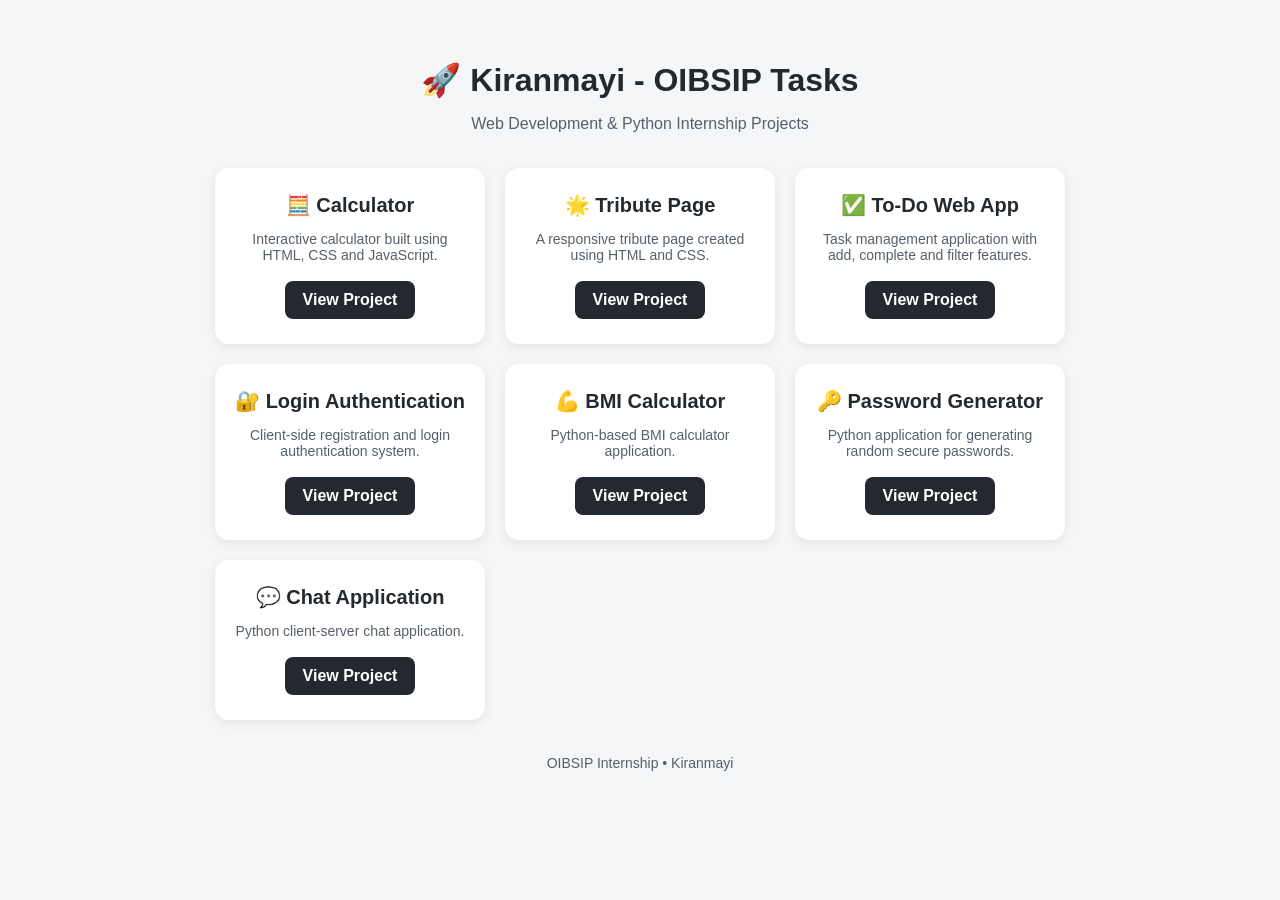
<file: index.html>
<!DOCTYPE html>
<html lang="en">
<head>
    <meta charset="UTF-8">
    <meta name="viewport" content="width=device-width, initial-scale=1.0">
    <title>Kiranmayi | OIBSIP Internship</title>

    <style>
        * {
            box-sizing: border-box;
        }

        body {
            margin: 0;
            min-height: 100vh;
            font-family: Arial, sans-serif;
            background: #f4f6f8;
            color: #24292f;
            padding: 40px 20px;
        }

        .container {
            max-width: 850px;
            margin: auto;
            text-align: center;
        }

        h1 {
            margin-bottom: 10px;
        }

        .subtitle {
            color: #57606a;
            margin-bottom: 35px;
        }

        .grid {
            display: grid;
            grid-template-columns: repeat(auto-fit, minmax(250px, 1fr));
            gap: 20px;
        }

        .card {
            background: white;
            padding: 25px 20px;
            border-radius: 14px;
            box-shadow: 0 3px 12px rgba(0, 0, 0, 0.08);
        }

        .card h2 {
            margin: 0 0 12px;
            font-size: 20px;
        }

        .card p {
            color: #57606a;
            font-size: 14px;
            margin-bottom: 18px;
        }

        .card a {
            display: inline-block;
            padding: 10px 18px;
            background: #24292f;
            color: white;
            text-decoration: none;
            border-radius: 8px;
            font-weight: bold;
        }

        .card a:hover {
            opacity: 0.85;
        }

        footer {
            margin-top: 35px;
            color: #57606a;
            font-size: 14px;
        }
    </style>
</head>

<body>

    <div class="container">

        <h1>🚀 Kiranmayi - OIBSIP Tasks</h1>

        <p class="subtitle">
            Web Development & Python Internship Projects
        </p>

        <div class="grid">

            <div class="card">
                <h2>🧮 Calculator</h2>
                <p>Interactive calculator built using HTML, CSS and JavaScript.</p>
                <a href="WebDev-L2-Calculator/">View Project</a>
            </div>

            <div class="card">
                <h2>🌟 Tribute Page</h2>
                <p>A responsive tribute page created using HTML and CSS.</p>
                <a href="WebDev-L2-TributePage/">View Project</a>
            </div>

            <div class="card">
                <h2>✅ To-Do Web App</h2>
                <p>Task management application with add, complete and filter features.</p>
                <a href="WebDev-L2-ToDoWebApp/">View Project</a>
            </div>

            <div class="card">
                <h2>🔐 Login Authentication</h2>
                <p>Client-side registration and login authentication system.</p>
                <a href="WebDev-L2-LoginAuthentication/">View Project</a>
            </div>

            <div class="card">
                <h2>💪 BMI Calculator</h2>
                <p>Python-based BMI calculator application.</p>
                <a href="Python-Task2-BMICalculator/">View Project</a>
            </div>

            <div class="card">
                <h2>🔑 Password Generator</h2>
                <p>Python application for generating random secure passwords.</p>
                <a href="Python-Task3-RandomPasswordGenerator/">View Project</a>
            </div>

            <div class="card">
                <h2>💬 Chat Application</h2>
                <p>Python client-server chat application.</p>
                <a href="Python-Task5-ChatApplication/">View Project</a>
            </div>

        </div>

        <footer>
            OIBSIP Internship • Kiranmayi
        </footer>

    </div>

</body>
</html>
</file>
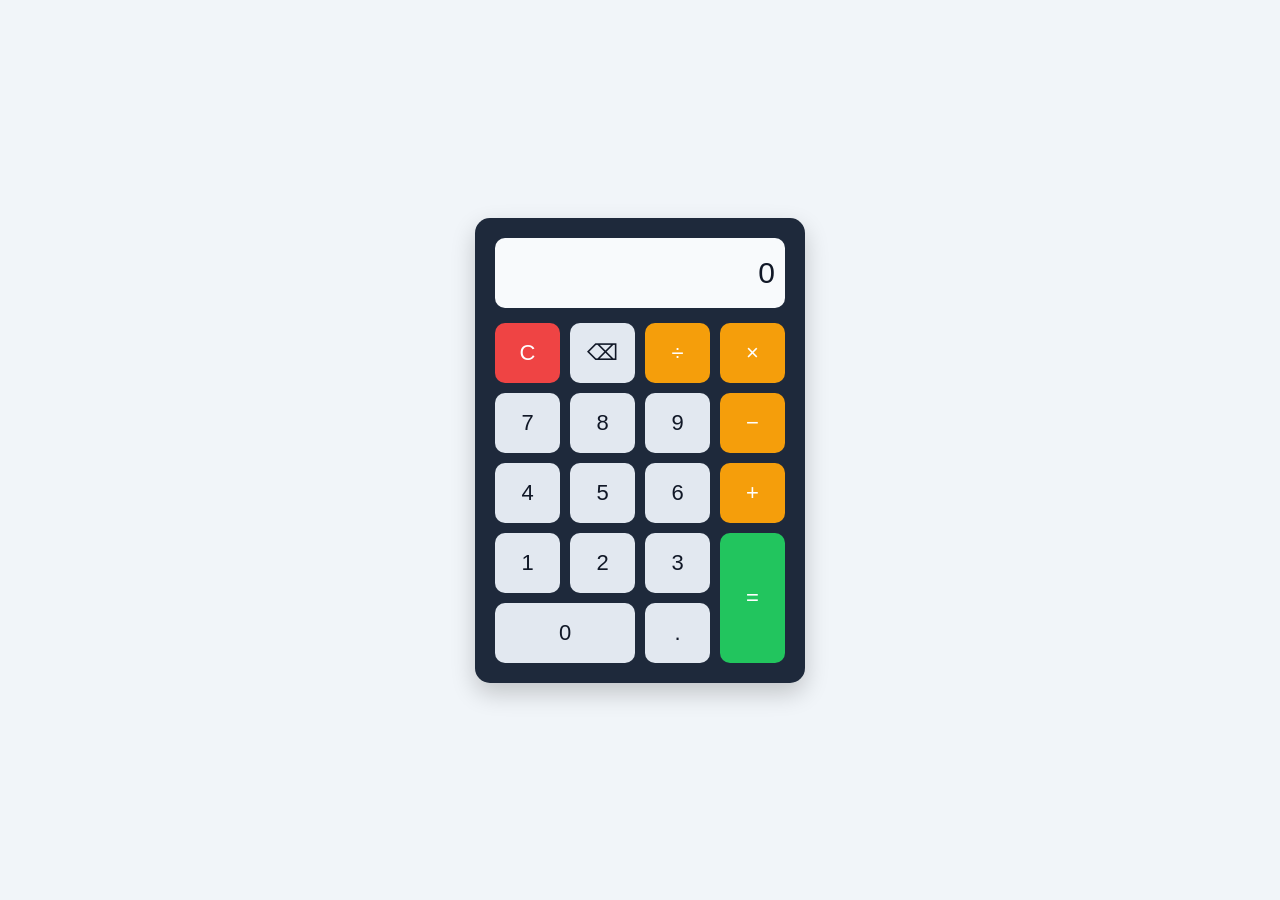
<file: WebDev-L2-Calculator/index.html>
<!DOCTYPE html>
<html lang="en">
<head>
    <meta charset="UTF-8">
    <meta name="viewport" content="width=device-width, initial-scale=1.0">
    <title>Calculator - Oasis</title>
    <link rel="stylesheet" href="style.css">
</head>

<body>

    <div class="calculator">

        <input type="text" id="display" value="0" readonly>

        <div class="buttons">

            <button class="clear" id="clear">C</button>
            <button id="backspace">⌫</button>
            <button class="operator" data-operator="/">÷</button>
            <button class="operator" data-operator="*">×</button>

            <button class="number">7</button>
            <button class="number">8</button>
            <button class="number">9</button>
            <button class="operator" data-operator="-">−</button>

            <button class="number">4</button>
            <button class="number">5</button>
            <button class="number">6</button>
            <button class="operator" data-operator="+">+</button>

            <button class="number">1</button>
            <button class="number">2</button>
            <button class="number">3</button>
            <button id="equals">=</button>

            <button class="number zero">0</button>
            <button id="decimal">.</button>

        </div>
    </div>

    <script src="script.js"></script>
</body>
</html>
</file>
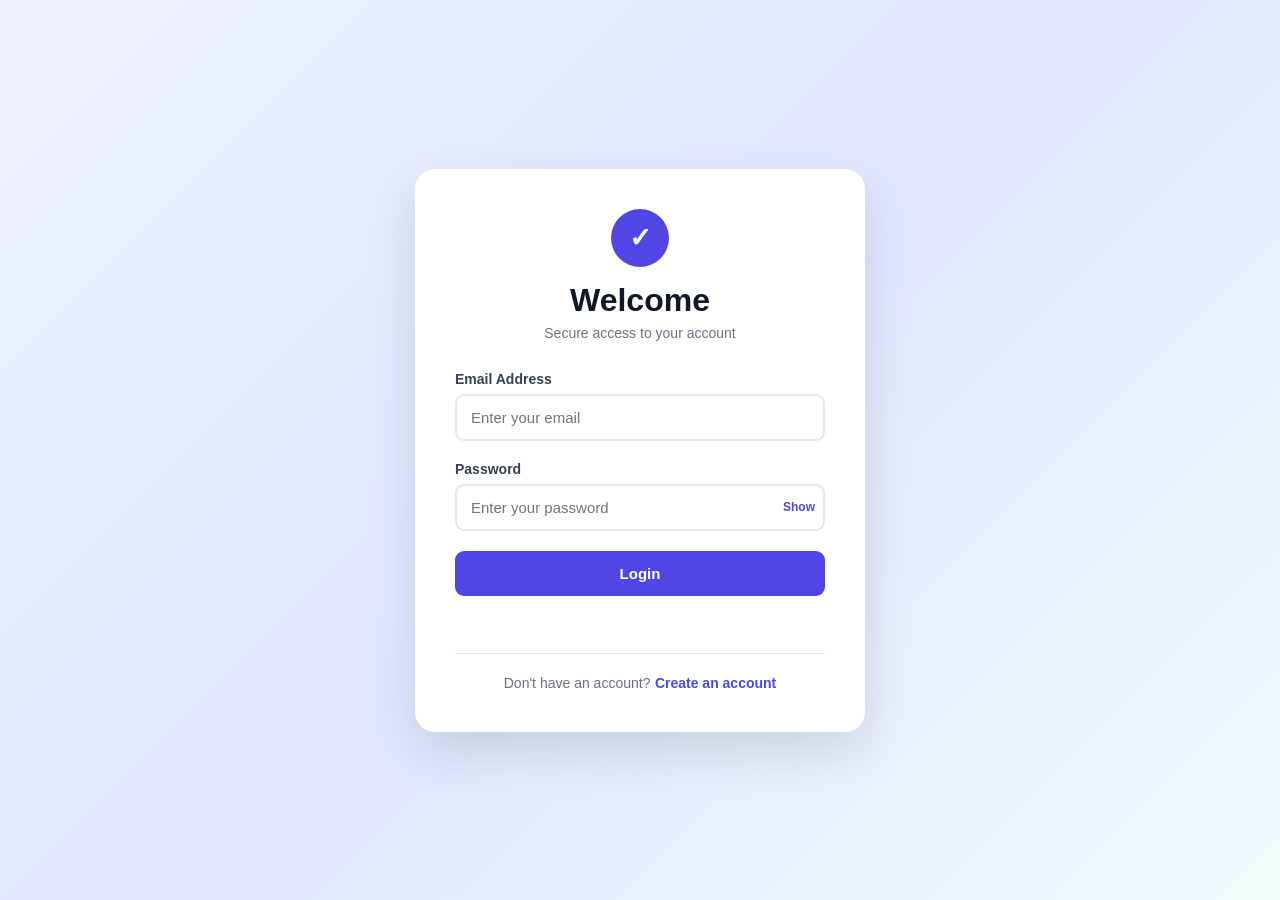
<file: WebDev-L2-LoginAuthentication/index.html>
<!DOCTYPE html>
<html lang="en">

<head>
    <meta charset="UTF-8">
    <meta name="viewport" content="width=device-width, initial-scale=1.0">

    <title>Login Authentication</title>

    <link rel="stylesheet" href="style.css">
</head>

<body>

    <main class="auth-container">

        <section class="auth-card">

            <div class="brand">
                <div class="brand-icon">✓</div>

                <h1>Welcome</h1>

                <p>Secure access to your account</p>
            </div>


            <form id="loginForm">

                <div class="form-group">

                    <label for="loginEmail">
                        Email Address
                    </label>

                    <input
                        type="email"
                        id="loginEmail"
                        placeholder="Enter your email"
                        required
                    >

                </div>


                <div class="form-group">

                    <label for="loginPassword">
                        Password
                    </label>

                    <div class="password-wrapper">

                        <input
                            type="password"
                            id="loginPassword"
                            placeholder="Enter your password"
                            required
                        >

                        <button
                            type="button"
                            class="toggle-password"
                            data-target="loginPassword"
                        >
                            Show
                        </button>

                    </div>

                </div>


                <button
                    type="submit"
                    class="primary-btn"
                >
                    Login
                </button>

                <p
                    id="loginMessage"
                    class="message"
                ></p>

            </form>


            <div class="register-section">

                <p>Don't have an account?</p>

                <button
                    type="button"
                    id="showRegister"
                    class="link-btn"
                >
                    Create an account
                </button>

            </div>


            <form
                id="registerForm"
                class="hidden"
            >

                <div class="form-title">

                    <h2>Create Account</h2>

                    <p>Register a new account</p>

                </div>


                <div class="form-group">

                    <label for="registerName">
                        Full Name
                    </label>

                    <input
                        type="text"
                        id="registerName"
                        placeholder="Enter your name"
                        required
                    >

                </div>


                <div class="form-group">

                    <label for="registerEmail">
                        Email Address
                    </label>

                    <input
                        type="email"
                        id="registerEmail"
                        placeholder="Enter your email"
                        required
                    >

                </div>


                <div class="form-group">

                    <label for="registerPassword">
                        Password
                    </label>

                    <div class="password-wrapper">

                        <input
                            type="password"
                            id="registerPassword"
                            placeholder="Minimum 8 characters and 1 number"
                            required
                        >

                        <button
                            type="button"
                            class="toggle-password"
                            data-target="registerPassword"
                        >
                            Show
                        </button>

                    </div>

                </div>


                <div class="form-group">

                    <label for="confirmPassword">
                        Confirm Password
                    </label>

                    <input
                        type="password"
                        id="confirmPassword"
                        placeholder="Confirm your password"
                        required
                    >

                </div>


                <button
                    type="submit"
                    class="primary-btn"
                >
                    Create Account
                </button>

                <p
                    id="registerMessage"
                    class="message"
                ></p>


                <button
                    type="button"
                    id="showLogin"
                    class="back-btn"
                >
                    ← Back to Login
                </button>

            </form>


            <section
                id="dashboard"
                class="hidden dashboard"
            >

                <div class="success-icon">
                    ✓
                </div>

                <h2>Login Successful</h2>

                <p id="welcomeMessage"></p>

                <button
                    type="button"
                    id="logoutBtn"
                    class="logout-btn"
                >
                    Logout
                </button>

            </section>

        </section>

    </main>


    <script src="script.js"></script>

</body>

</html>
</file>
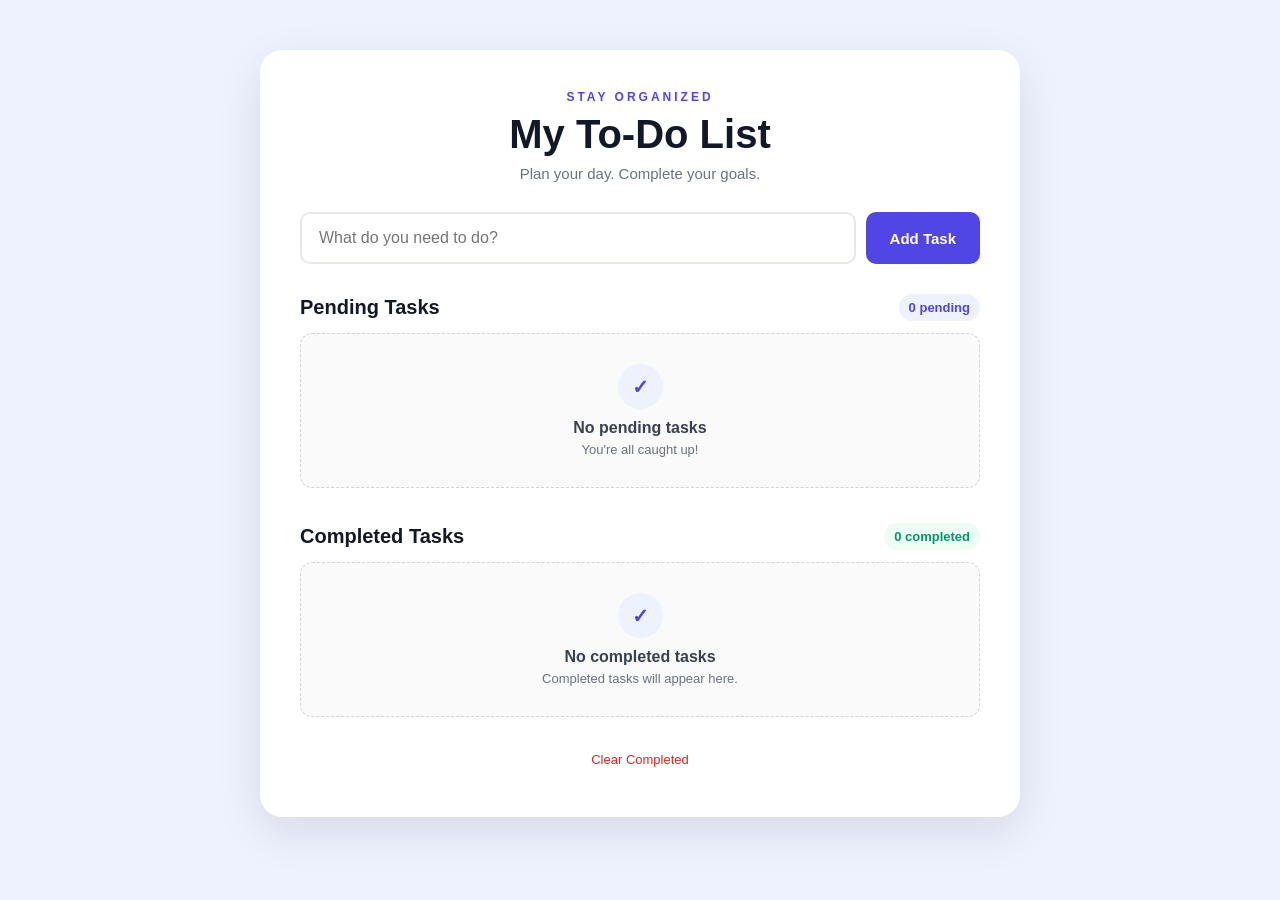
<file: WebDev-L2-ToDoWebApp/index.html>
<!DOCTYPE html>
<html lang="en">

<head>
    <meta charset="UTF-8">
    <meta name="viewport" content="width=device-width, initial-scale=1.0">

    <title>To-Do App</title>

    <link rel="stylesheet" href="style.css">
</head>

<body>

    <main class="app">

        <header class="app-header">
            <p class="label">STAY ORGANIZED</p>

            <h1>My To-Do List</h1>

            <p class="subtitle">
                Plan your day. Complete your goals.
            </p>
        </header>


        <section class="task-input">

            <input
                type="text"
                id="taskInput"
                placeholder="What do you need to do?"
                autocomplete="off"
            >

            <button id="addBtn">Add Task</button>

        </section>


        <!-- Pending Tasks -->

        <section class="task-section">

            <div class="section-header">
                <h2>Pending Tasks</h2>

                <span class="count pending-count">
                    <span id="pendingCount">0</span> pending
                </span>
            </div>

            <ul id="pendingList"></ul>

            <div id="pendingEmpty" class="empty-state">
                <div class="empty-icon">✓</div>

                <h3>No pending tasks</h3>

                <p>You're all caught up!</p>
            </div>

        </section>


        <!-- Completed Tasks -->

        <section class="task-section completed-section">

            <div class="section-header">
                <h2>Completed Tasks</h2>

                <span class="count completed-count">
                    <span id="completedCount">0</span> completed
                </span>
            </div>

            <ul id="completedList"></ul>

            <div id="completedEmpty" class="empty-state">
                <div class="empty-icon">✓</div>

                <h3>No completed tasks</h3>

                <p>Completed tasks will appear here.</p>
            </div>

        </section>


        <button id="clearCompleted" class="clear-btn">
            Clear Completed
        </button>

    </main>


    <script src="script.js"></script>

</body>

</html>
</file>
<file: WebDev-L2-Calculator/style.css>
* {
    box-sizing: border-box;
    margin: 0;
    padding: 0;
}

body {
    min-height: 100vh;
    display: flex;
    justify-content: center;
    align-items: center;
    background: #f1f5f9;
    font-family: Arial, sans-serif;
}

.calculator {
    width: 330px;
    padding: 20px;
    background: #1e293b;
    border-radius: 15px;
    box-shadow: 0 10px 25px rgba(0, 0, 0, 0.2);
}

#display {
    width: 100%;
    height: 70px;
    margin-bottom: 15px;
    padding: 10px;
    border: none;
    border-radius: 10px;
    background: #f8fafc;
    color: #111827;
    font-size: 30px;
    text-align: right;
}

.buttons {
    display: grid;
    grid-template-columns: repeat(4, 1fr);
    gap: 10px;
}

button {
    height: 60px;
    border: none;
    border-radius: 10px;
    background: #e2e8f0;
    color: #111827;
    font-size: 22px;
    cursor: pointer;
}

button:hover {
    background: #cbd5e1;
}

.operator {
    background: #f59e0b;
    color: white;
}

.operator:hover {
    background: #d97706;
}

.clear {
    background: #ef4444;
    color: white;
}

.clear:hover {
    background: #dc2626;
}

#equals {
    background: #22c55e;
    color: white;
    grid-row: span 2;
    height: 130px;
}

#equals:hover {
    background: #16a34a;
}

.zero {
    grid-column: span 2;
}
</file>
<file: WebDev-L2-LoginAuthentication/style.css>
* {
    box-sizing: border-box;
    margin: 0;
    padding: 0;
}

body {
    min-height: 100vh;
    display: flex;
    justify-content: center;
    align-items: center;
    padding: 30px 15px;
    font-family: Arial, sans-serif;
    background: linear-gradient(
        135deg,
        #eef2ff,
        #e0e7ff,
        #f0fdfa
    );
    color: #1f2937;
}

.auth-container {
    width: 100%;
    max-width: 450px;
}

.auth-card {
    background: white;
    padding: 40px;
    border-radius: 20px;
    box-shadow: 0 20px 50px rgba(0, 0, 0, 0.12);
}

.brand {
    text-align: center;
    margin-bottom: 30px;
}

.brand-icon {
    width: 58px;
    height: 58px;
    display: flex;
    justify-content: center;
    align-items: center;
    margin: 0 auto 15px;
    border-radius: 50%;
    background: #4f46e5;
    color: white;
    font-size: 27px;
    font-weight: bold;
}

.brand h1 {
    font-size: 32px;
    color: #111827;
    margin-bottom: 6px;
}

.brand p {
    color: #6b7280;
    font-size: 14px;
}

.form-group {
    margin-bottom: 20px;
}

.form-group label {
    display: block;
    margin-bottom: 7px;
    font-size: 14px;
    font-weight: bold;
    color: #374151;
}

.form-group input {
    width: 100%;
    padding: 13px 14px;
    border: 2px solid #e5e7eb;
    border-radius: 9px;
    outline: none;
    font-size: 15px;
    transition: border 0.2s;
}

.form-group input:focus {
    border-color: #4f46e5;
}

.password-wrapper {
    position: relative;
}

.password-wrapper input {
    padding-right: 65px;
}

.toggle-password {
    position: absolute;
    right: 10px;
    top: 50%;
    transform: translateY(-50%);
    border: none;
    background: transparent;
    color: #4f46e5;
    font-size: 12px;
    font-weight: bold;
    cursor: pointer;
}

.primary-btn {
    width: 100%;
    padding: 14px;
    border: none;
    border-radius: 9px;
    background: #4f46e5;
    color: white;
    font-size: 15px;
    font-weight: bold;
    cursor: pointer;
    transition: 0.2s;
}

.primary-btn:hover {
    background: #4338ca;
}

.primary-btn:active {
    transform: scale(0.98);
}

.register-section {
    text-align: center;
    margin-top: 25px;
    padding-top: 20px;
    border-top: 1px solid #e5e7eb;
}

.register-section p {
    display: inline;
    color: #6b7280;
    font-size: 14px;
}

.link-btn {
    border: none;
    background: none;
    color: #4f46e5;
    font-weight: bold;
    cursor: pointer;
    font-size: 14px;
}

.link-btn:hover {
    text-decoration: underline;
}

.form-title {
    text-align: center;
    margin-bottom: 25px;
}

.form-title h2 {
    color: #111827;
    font-size: 25px;
    margin-bottom: 5px;
}

.form-title p {
    color: #6b7280;
    font-size: 14px;
}

.message {
    min-height: 20px;
    margin-top: 12px;
    text-align: center;
    font-size: 13px;
    font-weight: bold;
}

.message.success {
    color: #16a34a;
}

.message.error {
    color: #dc2626;
}

.back-btn {
    display: block;
    margin: 18px auto 0;
    border: none;
    background: transparent;
    color: #6b7280;
    cursor: pointer;
    font-size: 13px;
}

.back-btn:hover {
    color: #4f46e5;
}

.dashboard {
    text-align: center;
}

.success-icon {
    width: 70px;
    height: 70px;
    display: flex;
    justify-content: center;
    align-items: center;
    margin: 0 auto 20px;
    border-radius: 50%;
    background: #dcfce7;
    color: #16a34a;
    font-size: 35px;
    font-weight: bold;
}

.dashboard h2 {
    font-size: 25px;
    margin-bottom: 8px;
    color: #111827;
}

.dashboard p {
    color: #6b7280;
    margin-bottom: 25px;
}

.logout-btn {
    padding: 12px 25px;
    border: none;
    border-radius: 8px;
    background: #dc2626;
    color: white;
    font-weight: bold;
    cursor: pointer;
}

.logout-btn:hover {
    background: #b91c1c;
}

.hidden {
    display: none;
}

@media (max-width: 480px) {
    body {
        padding: 20px 12px;
    }

    .auth-card {
        padding: 28px 22px;
    }

    .brand h1 {
        font-size: 28px;
    }
}
</file>
<file: WebDev-L2-ToDoWebApp/style.css>
* {
    box-sizing: border-box;
    margin: 0;
    padding: 0;
}

body {
    min-height: 100vh;

    display: flex;
    justify-content: center;
    align-items: flex-start;

    padding: 50px 20px;

    font-family: Arial, sans-serif;

    background: #eef2ff;

    color: #1f2937;
}

/* APP */

.app {
    width: 100%;
    max-width: 760px;

    background: white;

    padding: 40px;

    border-radius: 22px;

    box-shadow:
        0 15px 45px rgba(0, 0, 0, 0.1);
}


/* HEADER */

.app-header {
    text-align: center;

    margin-bottom: 30px;
}

.label {
    font-size: 12px;

    font-weight: bold;

    letter-spacing: 3px;

    color: #4f46e5;

    margin-bottom: 8px;
}

.app-header h1 {
    font-size: 40px;

    color: #111827;

    margin-bottom: 8px;
}

.subtitle {
    color: #6b7280;

    font-size: 15px;
}


/* INPUT */

.task-input {
    display: flex;

    gap: 10px;

    margin-bottom: 30px;
}

#taskInput {
    flex: 1;

    padding: 15px 17px;

    font-size: 16px;

    border: 2px solid #e5e7eb;

    border-radius: 10px;

    outline: none;
}

#taskInput:focus {
    border-color: #4f46e5;
}

#addBtn {
    padding: 0 24px;

    border: none;

    border-radius: 10px;

    background: #4f46e5;

    color: white;

    font-size: 15px;

    font-weight: bold;

    cursor: pointer;

    transition: 0.2s;
}

#addBtn:hover {
    background: #4338ca;
}

#addBtn:active {
    transform: scale(0.97);
}


/* TASK SECTION */

.task-section {
    margin-top: 25px;
}

.completed-section {
    margin-top: 35px;
}

.section-header {
    display: flex;

    justify-content: space-between;

    align-items: center;

    margin-bottom: 12px;
}

.section-header h2 {
    font-size: 20px;

    color: #111827;
}

.count {
    font-size: 13px;

    font-weight: bold;

    padding: 6px 10px;

    border-radius: 20px;
}

.pending-count {
    background: #eef2ff;

    color: #4f46e5;
}

.completed-count {
    background: #ecfdf5;

    color: #059669;
}


/* TASK LIST */

.task-section ul {
    list-style: none;
}


/* TASK */

.task {
    display: flex;

    align-items: center;

    gap: 12px;

    padding: 15px;

    margin-bottom: 10px;

    background: #f9fafb;

    border: 1px solid #e5e7eb;

    border-radius: 11px;

    transition: 0.2s;
}

.task:hover {
    border-color: #c7d2fe;
}


/* CHECKBOX */

.task-checkbox {
    width: 20px;
    height: 20px;

    flex-shrink: 0;

    cursor: pointer;

    accent-color: #4f46e5;
}


/* CONTENT */

.task-content {
    flex: 1;

    min-width: 0;
}

.task-text {
    display: block;

    font-size: 15px;

    word-break: break-word;
}

.task-time {
    display: block;

    margin-top: 5px;

    color: #9ca3af;

    font-size: 11px;
}

.task.completed .task-text {
    text-decoration: line-through;

    color: #9ca3af;
}


/* EDIT INPUT */

.edit-input {
    width: 100%;

    padding: 8px 10px;

    border: 2px solid #4f46e5;

    border-radius: 7px;

    outline: none;

    font-size: 15px;
}


/* ACTIONS */

.task-actions {
    display: flex;

    gap: 7px;

    flex-shrink: 0;
}

.edit-btn,
.delete-btn {
    border: none;

    padding: 8px 11px;

    border-radius: 7px;

    font-size: 12px;

    font-weight: bold;

    cursor: pointer;

    transition: 0.2s;
}

.edit-btn {
    background: #e0e7ff;

    color: #4338ca;
}

.edit-btn:hover {
    background: #c7d2fe;
}

.delete-btn {
    background: #fee2e2;

    color: #dc2626;
}

.delete-btn:hover {
    background: #fecaca;
}


/* EMPTY STATE */

.empty-state {
    text-align: center;

    padding: 30px 20px;

    color: #6b7280;

    background: #fafafa;

    border: 1px dashed #d1d5db;

    border-radius: 12px;
}

.empty-icon {
    width: 45px;
    height: 45px;

    display: flex;

    align-items: center;
    justify-content: center;

    margin: 0 auto 10px;

    border-radius: 50%;

    background: #eef2ff;

    color: #4f46e5;

    font-size: 20px;

    font-weight: bold;
}

.empty-state h3 {
    color: #374151;

    font-size: 16px;

    margin-bottom: 5px;
}

.empty-state p {
    font-size: 13px;
}


/* CLEAR COMPLETED */

.clear-btn {
    display: block;

    margin: 25px auto 0;

    padding: 10px 16px;

    border: none;

    background: transparent;

    color: #dc2626;

    font-size: 13px;

    cursor: pointer;
}

.clear-btn:hover {
    text-decoration: underline;
}


/* MOBILE */

@media (max-width: 600px) {

    body {
        padding: 25px 12px;
    }

    .app {
        padding: 25px 18px;
    }

    .app-header h1 {
        font-size: 32px;
    }

    .task-input {
        flex-direction: column;
    }

    #addBtn {
        padding: 13px;
    }

    .section-header {
        align-items: flex-start;

        gap: 8px;

        flex-direction: column;
    }

    .task {
        align-items: flex-start;
    }

    .task-actions {
        flex-direction: column;
    }

    .edit-btn,
    .delete-btn {
        padding: 7px 9px;
    }
}
</file>
